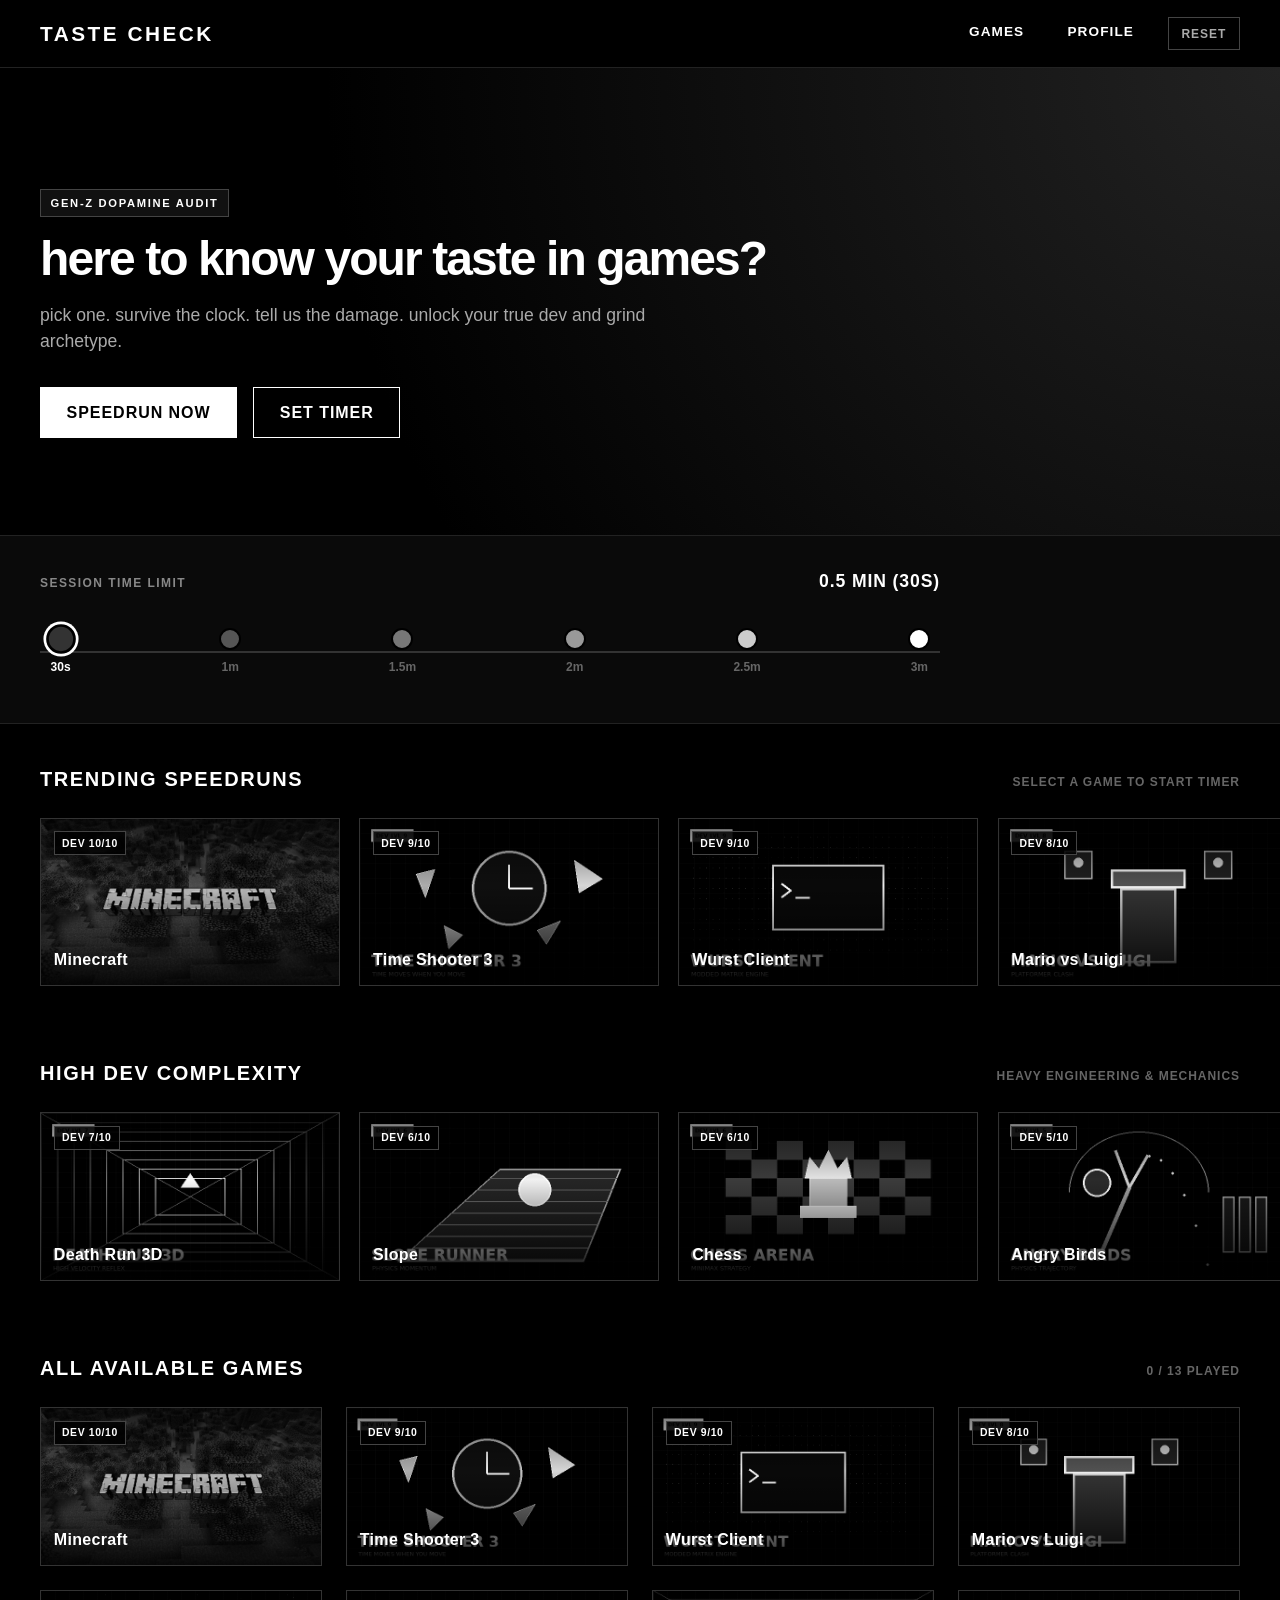
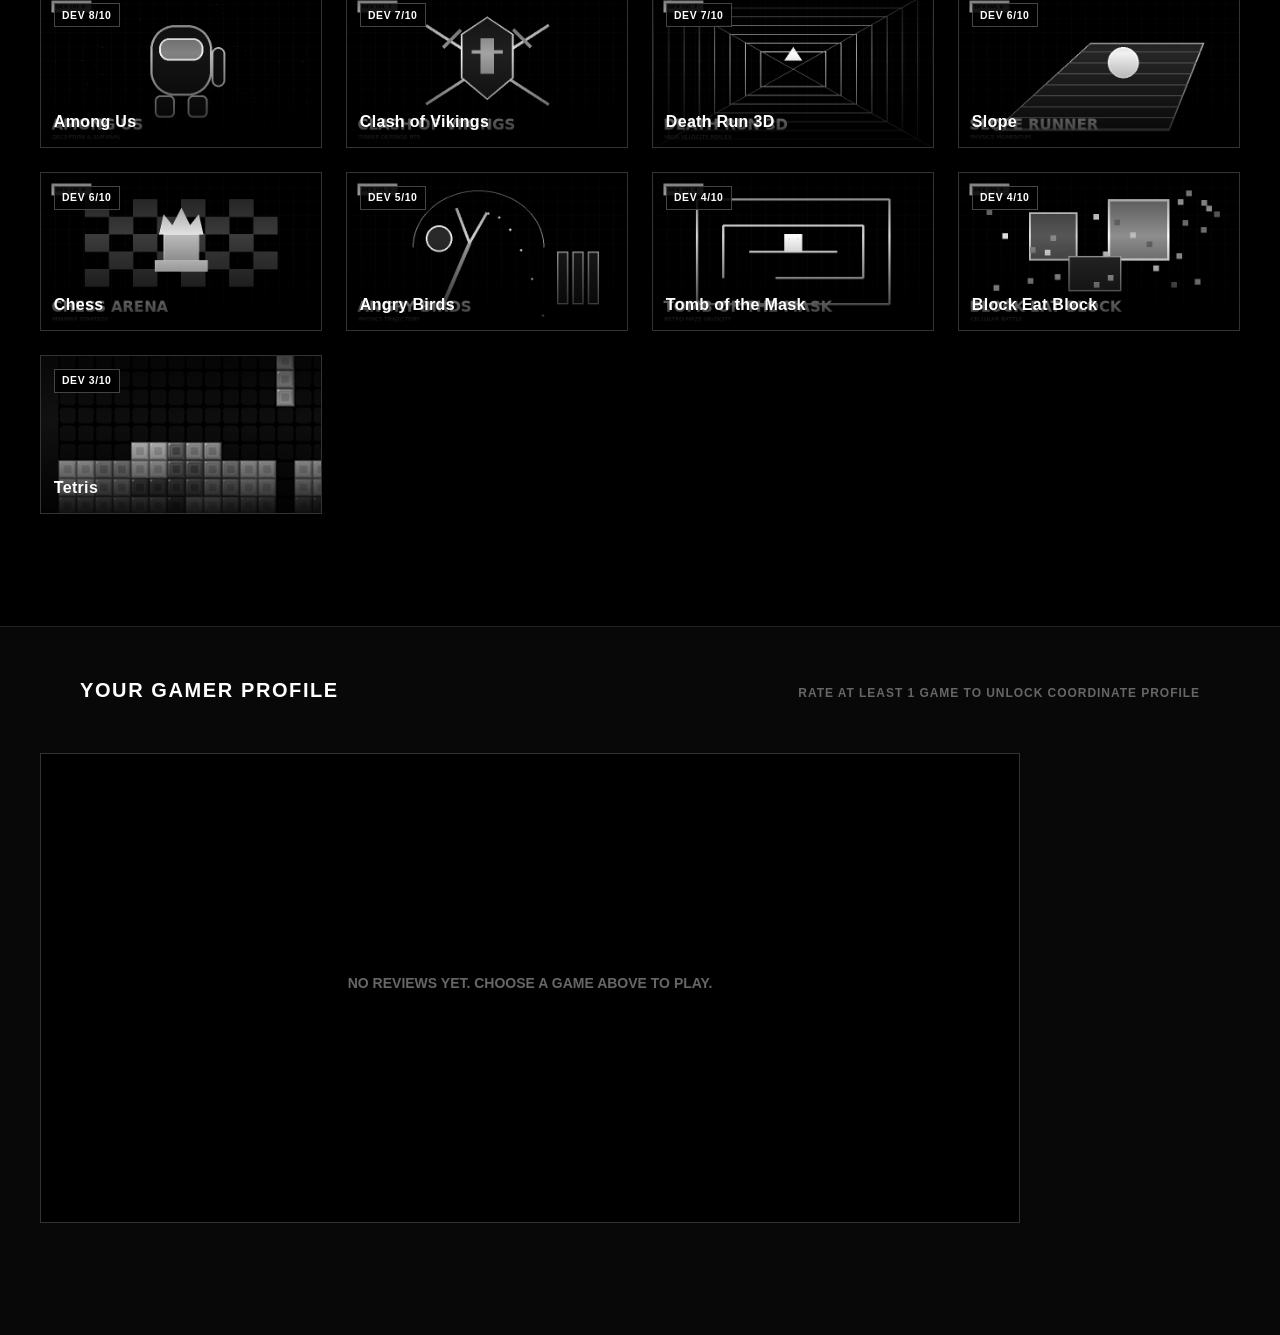
<file: index.html>
<!DOCTYPE html>
<html lang="en">
<head>
<meta charset="utf-8">
<meta name="viewport" content="width=device-width, initial-scale=1.0">
<title>taste check</title>
<link rel="stylesheet" href="style.css">
</head>
<body>
<nav class="bar">
  <div class="brand">TASTE CHECK</div>
  <div class="menu">
    <a href="#catalog" class="tab">GAMES</a>
    <a href="#profile" class="tab">PROFILE</a>
    <button id="reset" class="ghost">RESET</button>
  </div>
</nav>

<header class="hero">
  <div class="meta">
    <span class="pill">GEN-Z DOPAMINE AUDIT</span>
    <h1 class="lead">here to know your taste in games?</h1>
    <p class="sub">pick one. survive the clock. tell us the damage. unlock your true dev and grind archetype.</p>
    <div class="actions">
      <button id="launch" class="prime">SPEEDRUN NOW</button>
      <a href="#meter" class="second">SET TIMER</a>
    </div>
  </div>
</header>

<section id="meter" class="panel">
  <div class="gauge">
    <div class="row">
      <span class="tag">SESSION TIME LIMIT</span>
      <span id="dur" class="dur">0.5 MIN (30S)</span>
    </div>
    <div class="meter">
      <div class="rail"></div>
      <div class="steps">
        <button class="step" data-time="30" aria-pressed="true"><span class="pip"></span><span class="lbl">30s</span></button>
        <button class="step" data-time="60"><span class="pip"></span><span class="lbl">1m</span></button>
        <button class="step" data-time="90"><span class="pip"></span><span class="lbl">1.5m</span></button>
        <button class="step" data-time="120"><span class="pip"></span><span class="lbl">2m</span></button>
        <button class="step" data-time="150"><span class="pip"></span><span class="lbl">2.5m</span></button>
        <button class="step" data-time="180"><span class="pip"></span><span class="lbl">3m</span></button>
      </div>
    </div>
  </div>
</section>

<main id="catalog" class="catalog">
  <div class="section">
    <div class="head">
      <h2 class="title">TRENDING SPEEDRUNS</h2>
      <span class="hint">SELECT A GAME TO START TIMER</span>
    </div>
    <div class="scroller" id="row1"></div>
  </div>

  <div class="section">
    <div class="head">
      <h2 class="title">HIGH DEV COMPLEXITY</h2>
      <span class="hint">HEAVY ENGINEERING & MECHANICS</span>
    </div>
    <div class="scroller" id="row2"></div>
  </div>

  <div class="section">
    <div class="head">
      <h2 class="title">ALL AVAILABLE GAMES</h2>
      <span class="hint" id="count">0 PLAYED</span>
    </div>
    <div class="grid" id="full"></div>
  </div>
</main>

<section id="profile" class="profile">
  <div class="head">
    <h2 class="title">YOUR GAMER PROFILE</h2>
    <span class="hint" id="note">RATE GAMES TO UNLOCK GRAPH</span>
  </div>
  <div class="summary" id="stats"></div>
  <div class="wrap">
    <svg id="plot" class="plot"></svg>
  </div>
  <div id="cards" class="feed"></div>
</section>

<div id="play" class="view hide">
  <div class="hud">
    <div class="tag" id="title">GAME</div>
    <div class="clock" id="timer">00:30</div>
    <button id="quit" class="ghost">ABORT</button>
  </div>
  <iframe id="stage" class="stage" allow="autoplay; fullscreen; keyboard"></iframe>
</div>

<div id="alert" class="modal hide">
  <div class="sheet">
    <div class="badge">LIMIT EXHAUSTED</div>
    <h3 class="alert-title">SESSION TIME HAS EXPIRED</h3>
    <p class="alert-text">Your chosen time limit has been completely exhausted. Game inputs have been severed. Complete your 3-question evaluation now.</p>
    <button id="proceed" class="prime">PROCEED TO REVIEW</button>
  </div>
</div>

<div id="review" class="modal hide">
  <div class="sheet form">
    <div class="badge" id="name">REVIEW</div>
    <h3 class="form-title">EVALUATE YOUR EXPERIENCE</h3>

    <div class="group">
      <label class="q-label" for="pain">1. how much did it hurt to stop playing the game</label>
      <div class="slider-row">
        <input type="range" id="pain" min="1" max="10" value="5">
        <span id="pain-num" class="score">5 / 10</span>
      </div>
    </div>

    <div class="group">
      <label class="q-label">2. did you have a rush of dopamine</label>
      <div class="stars" id="stars">
        <button type="button" class="star" data-val="1">★</button>
        <button type="button" class="star" data-val="2">★</button>
        <button type="button" class="star" data-val="3">★</button>
        <button type="button" class="star" data-val="4">★</button>
        <button type="button" class="star" data-val="5">★</button>
      </div>
      <span id="star-num" class="score">0 / 5 STARS</span>
    </div>

    <div class="group">
      <label class="q-label" for="hours">3. would u play this game continuously for x hours</label>
      <div class="input-row">
        <input type="number" id="hours" min="1" max="10" value="3">
        <span class="unit">HOURS (1 - 10)</span>
      </div>
    </div>

    <button type="button" id="send" class="prime">SUBMIT & RETURN</button>
  </div>
</div>

<script src="app.js"></script>
</body>
</html>
</file>
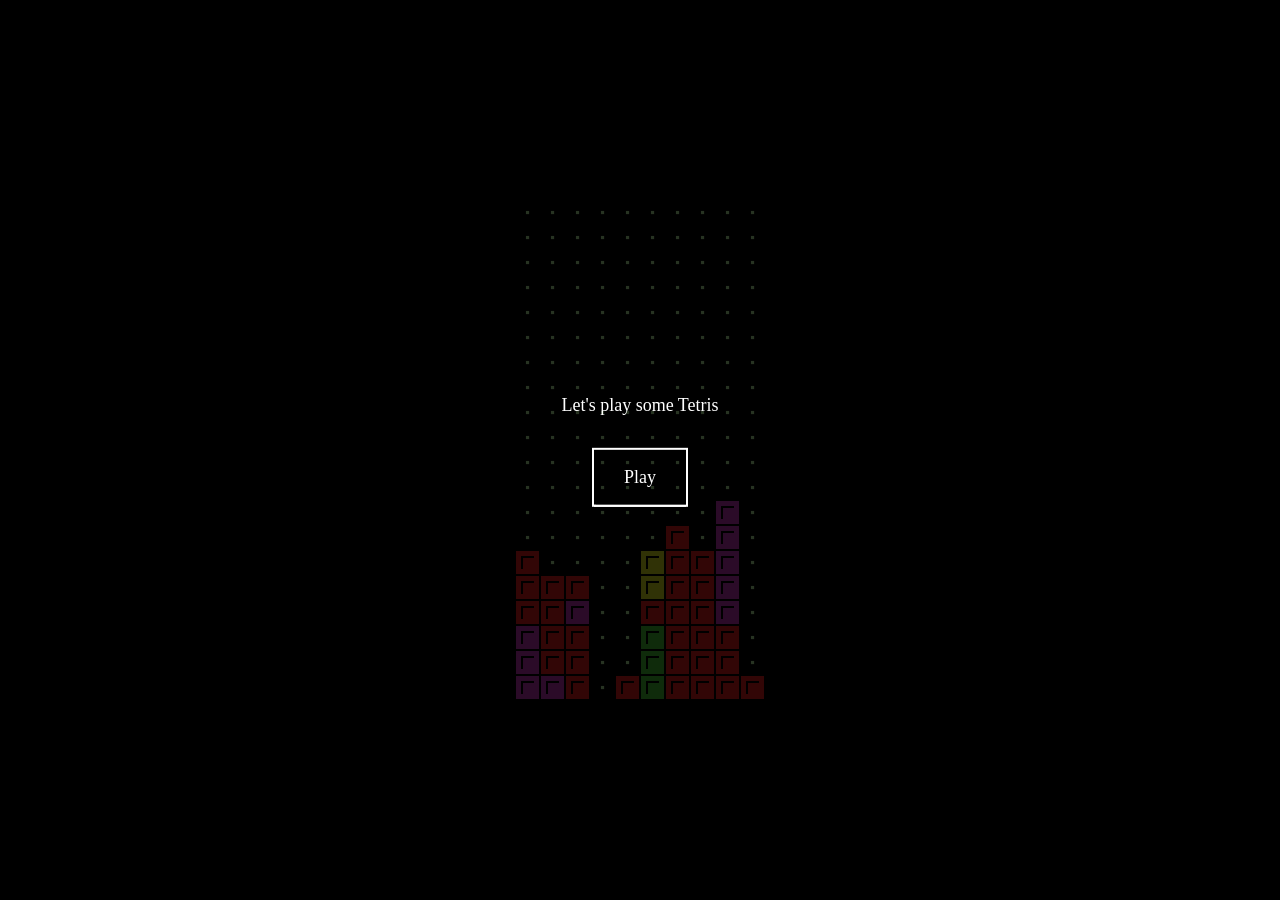
<file: games/tetris/index.html>
<!DOCTYPE html>
<html lang="en">
<head>
<meta charset="utf-8">
<meta name="viewport" content="width=device-width, initial-scale=1.0">
<link rel="stylesheet" href="blockrain.css">
<style>
body {
  margin: 0;
  background: #000;
  display: flex;
  justify-content: center;
  align-items: center;
  height: 100vh;
}
</style>
</head>
<body>
<div class="game" style="width:250px; height:500px;"></div>
<script src="https://code.jquery.com/jquery-3.7.1.min.js"></script>
<script src="blockrain.jquery.min.js"></script>
<script>
$('.game').blockrain();
</script>
</body>
</html>
</file>
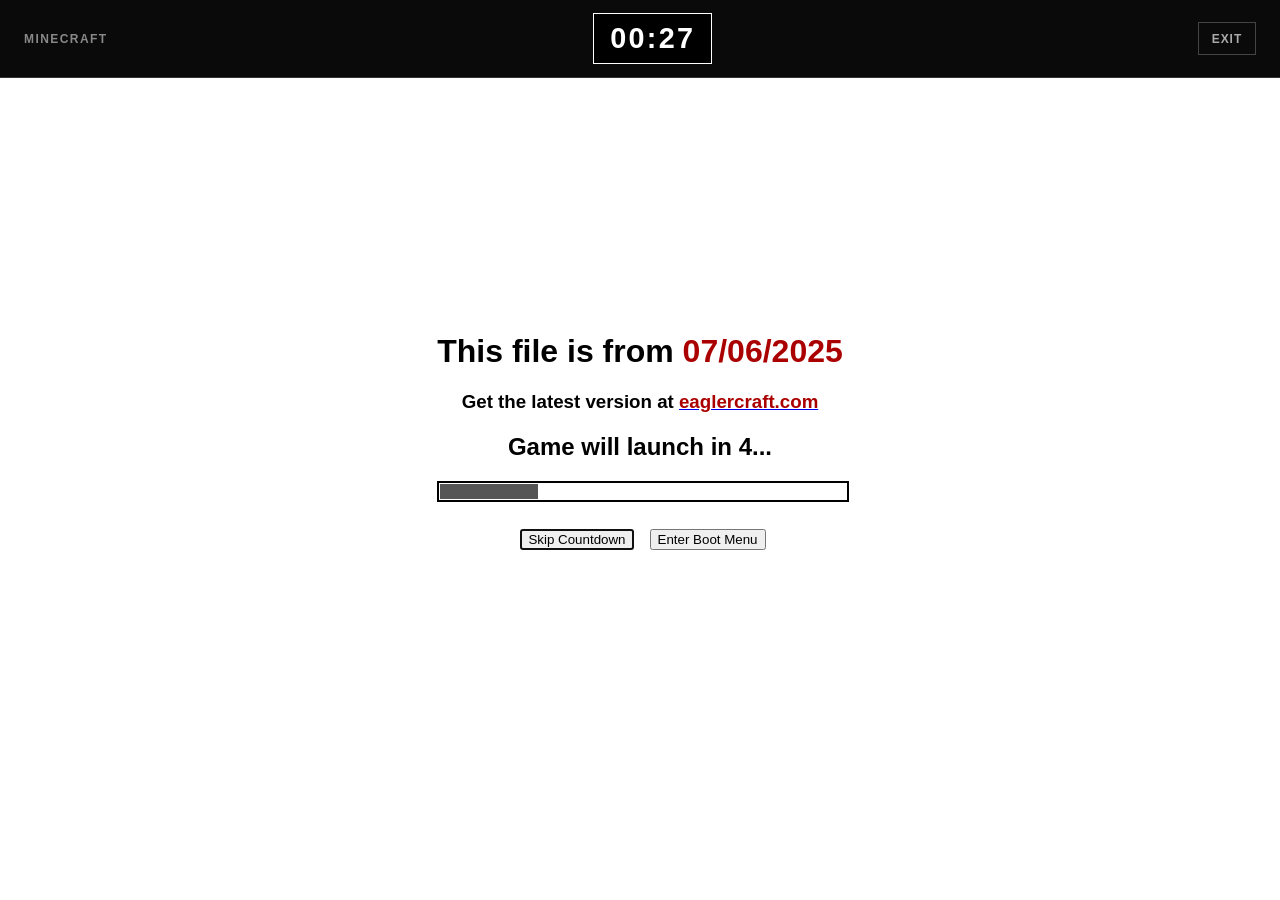
<file: play.html>
<!DOCTYPE html>
<html lang="en">
<head>
<meta charset="utf-8">
<meta name="viewport" content="width=device-width, initial-scale=1.0">
<title>speedrun</title>
<link rel="stylesheet" href="style.css">
</head>
<body class="view">
<div class="hud">
  <div class="tag" id="title">SPEEDRUN</div>
  <div class="clock" id="timer">00:30</div>
  <a href="index.html" class="ghost">EXIT</a>
</div>
<iframe id="stage" class="stage" allow="autoplay; fullscreen; keyboard"></iframe>
<div id="alert" class="modal hide">
  <div class="sheet">
    <div class="badge">LIMIT EXHAUSTED</div>
    <h3 class="alert-title">SESSION TIME HAS EXPIRED</h3>
    <p class="alert-text">Your chosen time limit has been completely exhausted. Game inputs have been severed. Complete your 3-question evaluation now.</p>
    <button id="proceed" class="prime">PROCEED TO REVIEW</button>
  </div>
</div>
<script src="run.js"></script>
</body>
</html>
</file>
<file: style.css>
* {
  margin: 0;
  padding: 0;
  box-sizing: border-box;
}

html {
  scroll-behavior: smooth;
  background: #000;
  color: #fff;
}

body {
  font-family: -apple-system, BlinkMacSystemFont, "Segoe UI", Roboto, sans-serif;
  background: #000;
  color: #fff;
  line-height: 1.5;
  overflow-x: hidden;
}

a {
  color: #fff;
  text-decoration: none;
}

button {
  cursor: pointer;
  border: 1px solid #fff;
  background: #000;
  color: #fff;
  font: inherit;
  transition: transform 0.15s ease, background 0.15s ease, color 0.15s ease;
}

button:hover {
  background: #fff;
  color: #000;
}

input {
  font: inherit;
  background: #000;
  color: #fff;
  border: 1px solid #444;
  padding: 0.6rem 0.8rem;
}

input:focus {
  outline: none;
  border-color: #fff;
}

.bar {
  position: sticky;
  top: 0;
  z-index: 50;
  display: flex;
  justify-content: space-between;
  align-items: center;
  padding: 1rem 2.5rem;
  background: rgba(0, 0, 0, 0.9);
  backdrop-filter: blur(10px);
  border-bottom: 1px solid #222;
}

.brand {
  font-size: 1.3rem;
  font-weight: 900;
  letter-spacing: 0.12em;
}

.menu {
  display: flex;
  align-items: center;
  gap: 1.5rem;
}

.tab {
  font-size: 0.85rem;
  font-weight: 700;
  letter-spacing: 0.08em;
  padding: 0.4rem 0.6rem;
  border-bottom: 2px solid transparent;
}

.tab:hover {
  border-bottom-color: #fff;
}

.ghost {
  border: 1px solid #444;
  background: transparent;
  color: #aaa;
  font-size: 0.75rem;
  font-weight: 700;
  letter-spacing: 0.08em;
  padding: 0.4rem 0.8rem;
}

.ghost:hover {
  border-color: #fff;
  color: #fff;
  background: #111;
}

.prime {
  background: #fff;
  color: #000;
  border: 1px solid #fff;
  font-weight: 800;
  letter-spacing: 0.06em;
  padding: 0.8rem 1.6rem;
}

.prime:hover {
  background: #ccc;
  color: #000;
}

.second {
  background: transparent;
  color: #fff;
  border: 1px solid #fff;
  font-weight: 800;
  letter-spacing: 0.06em;
  padding: 0.8rem 1.6rem;
  display: inline-block;
}

.second:hover {
  background: #fff;
  color: #000;
}

.hero {
  position: relative;
  min-height: 52vh;
  display: flex;
  align-items: center;
  padding: 3.5rem 2.5rem 2rem;
  background: radial-gradient(circle at top right, #222 0%, #000 70%);
  border-bottom: 1px solid #222;
}

.meta {
  max-width: 780px;
}

.pill {
  display: inline-block;
  font-size: 0.7rem;
  font-weight: 800;
  letter-spacing: 0.15em;
  padding: 0.3rem 0.6rem;
  background: #111;
  border: 1px solid #444;
  margin-bottom: 1rem;
}

.lead {
  font-size: 3rem;
  font-weight: 900;
  line-height: 1.1;
  letter-spacing: -0.04em;
  margin-bottom: 1rem;
  text-transform: lowercase;
}

.sub {
  font-size: 1.1rem;
  color: #aaa;
  margin-bottom: 2rem;
  max-width: 620px;
}

.actions {
  display: flex;
  gap: 1rem;
  flex-wrap: wrap;
}

.panel {
  padding: 2rem 2.5rem;
  border-bottom: 1px solid #222;
  background: #0a0a0a;
}

.gauge {
  max-width: 900px;
}

.row {
  display: flex;
  justify-content: space-between;
  align-items: baseline;
  margin-bottom: 1.2rem;
}

.tag {
  font-size: 0.75rem;
  font-weight: 800;
  letter-spacing: 0.12em;
  color: #888;
}

.dur {
  font-size: 1.1rem;
  font-weight: 900;
  letter-spacing: 0.05em;
  font-variant-numeric: tabular-nums;
}

.meter {
  position: relative;
  padding: 0.5rem 0;
}

.rail {
  position: absolute;
  top: 50%;
  left: 0;
  right: 0;
  height: 2px;
  background: #333;
  transform: translateY(-50%);
  z-index: 1;
}

.steps {
  position: relative;
  z-index: 2;
  display: flex;
  justify-content: space-between;
}

.step {
  display: flex;
  flex-direction: column;
  align-items: center;
  gap: 0.5rem;
  background: transparent;
  border: 0;
  padding: 0.4rem 0.6rem;
}

.step:hover {
  background: transparent;
  color: #fff;
}

.pip {
  width: 22px;
  height: 22px;
  border-radius: 50%;
  border: 2px solid #000;
  transition: transform 0.15s ease, box-shadow 0.15s ease;
}

.lbl {
  font-size: 0.75rem;
  font-weight: 700;
  color: #666;
}

.step[aria-pressed="true"] .pip {
  transform: scale(1.35);
  box-shadow: 0 0 0 2px #fff;
}

.step[aria-pressed="true"] .lbl {
  color: #fff;
  font-weight: 900;
}

.catalog {
  padding: 2.5rem 0 3.5rem;
}

.section {
  margin-bottom: 3rem;
}

.head {
  padding: 0 2.5rem 1rem;
  display: flex;
  justify-content: space-between;
  align-items: baseline;
}

.title {
  font-size: 1.25rem;
  font-weight: 900;
  letter-spacing: 0.08em;
}

.hint {
  font-size: 0.75rem;
  letter-spacing: 0.08em;
  color: #666;
  font-weight: 700;
}

.scroller {
  display: flex;
  gap: 1.2rem;
  overflow-x: auto;
  padding: 0.5rem 2.5rem 1.5rem;
  scrollbar-width: thin;
  scrollbar-color: #444 #000;
}

.grid {
  display: grid;
  grid-template-columns: repeat(auto-fill, minmax(280px, 1fr));
  gap: 1.5rem;
  padding: 0.5rem 2.5rem;
}

.card {
  position: relative;
  flex: 0 0 300px;
  background: #111;
  border: 1px solid #333;
  overflow: hidden;
  cursor: pointer;
  transition: transform 0.2s ease, border-color 0.2s ease;
  aspect-ratio: 16/9;
}

.grid .card {
  flex: none;
  width: 100%;
}

.card:hover {
  transform: translateY(-4px) scale(1.02);
  border-color: #fff;
  z-index: 5;
}

.cover {
  width: 100%;
  height: 100%;
  object-fit: cover;
  display: block;
  filter: grayscale(100%) contrast(1.1);
  transition: filter 0.2s ease;
}

.card:hover .cover {
  filter: grayscale(100%) contrast(1.25) brightness(1.1);
}

.over {
  position: absolute;
  inset: 0;
  display: flex;
  flex-direction: column;
  justify-content: space-between;
  padding: 0.8rem;
  background: linear-gradient(180deg, rgba(0,0,0,0.6) 0%, transparent 40%, rgba(0,0,0,0.9) 100%);
  pointer-events: none;
}

.topline {
  display: flex;
  justify-content: space-between;
  align-items: flex-start;
}

.dev {
  font-size: 0.65rem;
  font-weight: 800;
  letter-spacing: 0.06em;
  background: rgba(0, 0, 0, 0.85);
  border: 1px solid #444;
  padding: 0.2rem 0.45rem;
}

.badge {
  font-size: 0.65rem;
  font-weight: 900;
  letter-spacing: 0.08em;
  background: #fff;
  color: #000;
  padding: 0.2rem 0.5rem;
}

.foot {
  display: flex;
  justify-content: space-between;
  align-items: flex-end;
}

.name {
  font-size: 1rem;
  font-weight: 900;
  letter-spacing: 0.02em;
}

.cta {
  font-size: 0.7rem;
  font-weight: 800;
  letter-spacing: 0.05em;
  background: #fff;
  color: #000;
  padding: 0.3rem 0.6rem;
  opacity: 0;
  transform: translateY(4px);
  transition: opacity 0.15s ease, transform 0.15s ease;
}

.card:hover .cta {
  opacity: 1;
  transform: translateY(0);
}

.profile {
  padding: 3rem 2.5rem 5rem;
  border-top: 1px solid #222;
  background: #080808;
}

.summary {
  display: flex;
  gap: 1.5rem;
  flex-wrap: wrap;
  padding: 0 0 2rem;
}

.stat {
  flex: 1 1 200px;
  background: #111;
  border: 1px solid #333;
  padding: 1.2rem;
}

.stat-label {
  font-size: 0.7rem;
  font-weight: 800;
  letter-spacing: 0.1em;
  color: #888;
  margin-bottom: 0.4rem;
}

.stat-val {
  font-size: 1.6rem;
  font-weight: 900;
}

.wrap {
  background: #000;
  border: 1px solid #333;
  padding: 1.5rem;
  max-width: 980px;
  margin-bottom: 2rem;
  overflow-x: auto;
}

.plot {
  width: 100%;
  min-width: 680px;
  height: 420px;
  display: block;
}

.feed {
  display: grid;
  grid-template-columns: repeat(auto-fill, minmax(260px, 1fr));
  gap: 1rem;
  max-width: 980px;
}

.box {
  background: #111;
  border: 1px solid #222;
  padding: 1rem;
}

.box-title {
  font-size: 0.9rem;
  font-weight: 800;
  margin-bottom: 0.5rem;
}

.box-row {
  display: flex;
  justify-content: space-between;
  font-size: 0.75rem;
  color: #888;
  margin-bottom: 0.2rem;
}

.box-val {
  color: #fff;
  font-weight: 700;
}

.view {
  position: fixed;
  inset: 0;
  z-index: 100;
  background: #000;
  display: flex;
  flex-direction: column;
}

.hud {
  display: flex;
  justify-content: space-between;
  align-items: center;
  padding: 0.8rem 1.5rem;
  background: #0a0a0a;
  border-bottom: 1px solid #333;
}

.clock {
  font-size: 1.8rem;
  font-weight: 900;
  letter-spacing: 0.08em;
  font-variant-numeric: tabular-nums;
  padding: 0.2rem 1rem;
  border: 1px solid #fff;
  background: #000;
}

.stage {
  flex: 1;
  width: 100%;
  height: 100%;
  border: 0;
  background: #000;
}

.modal {
  position: fixed;
  inset: 0;
  z-index: 200;
  background: rgba(0, 0, 0, 0.92);
  backdrop-filter: blur(8px);
  display: flex;
  align-items: center;
  justify-content: center;
  padding: 1.5rem;
}

.sheet {
  background: #0a0a0a;
  border: 2px solid #fff;
  padding: 2.5rem;
  max-width: 540px;
  width: 100%;
}

.alert-title {
  font-size: 1.8rem;
  font-weight: 900;
  letter-spacing: -0.02em;
  margin: 1rem 0 0.8rem;
}

.alert-text {
  color: #aaa;
  margin-bottom: 2rem;
  font-size: 0.95rem;
}

.form-title {
  font-size: 1.5rem;
  font-weight: 900;
  letter-spacing: 0.02em;
  margin: 1rem 0 1.8rem;
}

.group {
  margin-bottom: 2rem;
}

.q-label {
  display: block;
  font-size: 0.85rem;
  font-weight: 800;
  letter-spacing: 0.02em;
  margin-bottom: 0.8rem;
}

.slider-row {
  display: flex;
  align-items: center;
  gap: 1.2rem;
}

input[type="range"] {
  flex: 1;
  height: 6px;
  background: #333;
  appearance: none;
  border: 0;
  padding: 0;
}

input[type="range"]::-webkit-slider-thumb {
  appearance: none;
  width: 22px;
  height: 22px;
  border-radius: 50%;
  background: #fff;
  border: 2px solid #000;
  cursor: pointer;
}

input[type="range"]::-moz-range-thumb {
  width: 22px;
  height: 22px;
  border-radius: 50%;
  background: #fff;
  border: 2px solid #000;
  cursor: pointer;
}

.score {
  font-size: 0.85rem;
  font-weight: 900;
  min-width: 70px;
  text-align: right;
  font-variant-numeric: tabular-nums;
}

.stars {
  display: flex;
  gap: 0.6rem;
  margin-bottom: 0.4rem;
}

.star {
  background: transparent;
  border: 0;
  color: #333;
  font-size: 2.2rem;
  line-height: 1;
  padding: 0;
  transition: transform 0.1s ease, color 0.1s ease;
}

.star:hover {
  background: transparent;
  color: #fff;
  transform: scale(1.15);
}

.star.on {
  color: #fff;
  text-shadow: 0 0 10px rgba(255, 255, 255, 0.8);
}

.input-row {
  display: flex;
  align-items: center;
  gap: 1rem;
}

input[type="number"] {
  width: 80px;
  font-size: 1.2rem;
  font-weight: 900;
  text-align: center;
}

.unit {
  font-size: 0.75rem;
  font-weight: 800;
  letter-spacing: 0.08em;
  color: #888;
}

.hide {
  display: none !important;
}

@media (max-width: 768px) {
  .bar {
    padding: 1rem 1.2rem;
  }
  .hero {
    padding: 2.5rem 1.2rem 2rem;
  }
  .lead {
    font-size: 2.2rem;
  }
  .panel {
    padding: 1.5rem 1.2rem;
  }
  .head {
    padding: 0 1.2rem 1rem;
  }
  .scroller {
    padding: 0.5rem 1.2rem 1.5rem;
  }
  .grid {
    padding: 0.5rem 1.2rem;
  }
  .profile {
    padding: 2rem 1.2rem 4rem;
  }
  .sheet {
    padding: 1.5rem;
  }
}
</file>
<file: games/tetris/blockrain.css>
.blockrain-game-holder {
  position: relative;
  padding: 0;
  margin: 0;
  color: #ffffff;
  font-size: 18px;
  line-height: 140%;
}

/* Touch Controls */
.blockrain-touch {
  position: absolute;
  width: 50px;
  height: 50px;
  display: block;
  border-radius: 100%;
  border: 1px solid white;
  background: rgba(255,255,255,0.2);
  z-index: 10;

  -webkit-touch-callout: none;
  -webkit-user-select: none;
  -moz-user-select: none;
  -ms-user-select: none;
  user-select: none;

  line-height: 50px;
  text-align: center;
}
.blockrain-touch:active {
  background: rgba(255,255,255,0.3);
}

.blockrain-touch-left {
  left: -60px;
  bottom: 10px;
}
.blockrain-touch-left::after {
  content: "<";
}
.blockrain-touch-right {
  right: -60px;
  bottom: 10px;
}
.blockrain-touch-right::after {
  content: ">";
}

.blockrain-touch-rotate-left {
  left: -60px;
  bottom: 80px;
}
.blockrain-touch-rotate-left::after {
  content: "<o";
}

.blockrain-touch-rotate-right {
  right: -60px;
  bottom: 80px;
}
.blockrain-touch-rotate-right::after {
  content: "o>";
}

.blockrain-touch-drop {
  left: 50%;
  margin-left: -25px;
  bottom: -60px;
}
.blockrain-touch-drop::after {
  content: ".";
}

/* Buttons */
.blockrain-btn {
  position: relative;
  display: inline-block;
  background: none;
  color: #ffffff;
  text-decoration: none;
  border: 2px solid #ffffff;
  padding: 15px 30px;
  font-size: 18px;
  text-align: center;
  cursor: default;
}
.blockrain-btn::before {
  position: absolute;
  content: "";
  top: 100%;
  left: 0px;
  bottom: 0px;
  right: 0px;
  border: 2px solid #ffffff;
  border-top: none;
  border-right: none;
  transition: all 0.2s ease;
}
.blockrain-btn::after {
  position: absolute;
  content: "";
  top: 0px;
  left: 100%;
  bottom: 0px;
  right: 0px;
  border: 2px solid #ffffff;
  border-left: none;
  border-bottom: none;
  transition: all 0.2s ease;
}

.blockrain-btn:hover::before {
  left: 5px;
  bottom: -8px;
  right: -8px;
}
.blockrain-btn:hover::after {
  top: 5px;
  bottom: -8px;
  right: -8px;
}


/* Score */
.blockrain-score-holder {
  position: absolute;
  top: 20px;
  right: 20px;
  text-align: right;
}
.blockrain-score-msg {
  font-size: 14px;  
  line-height: 100%;
  margin-bottom: 0.2em;
}
.blockrain-score-num {
  font-size: 20px;
  font-weight: bold;
}

/* Menu */
.blockrain-start-holder, .blockrain-game-over-holder {
  position: absolute;
  top: 0;
  left: 0;
  right: 0;
  bottom: 0;

  background: rgba(0,0,0,0.8);
  text-align: center;
}
.blockrain-start, .blockrain-game-over {
  position: absolute;
  top: 50%;
  width: 100%;
  transform: translateY(-50%);
}

.blockrain-start-msg, .blockrain-game-over-msg {
  font-size: 18px;
  margin-bottom: 30px;
}
</file>
